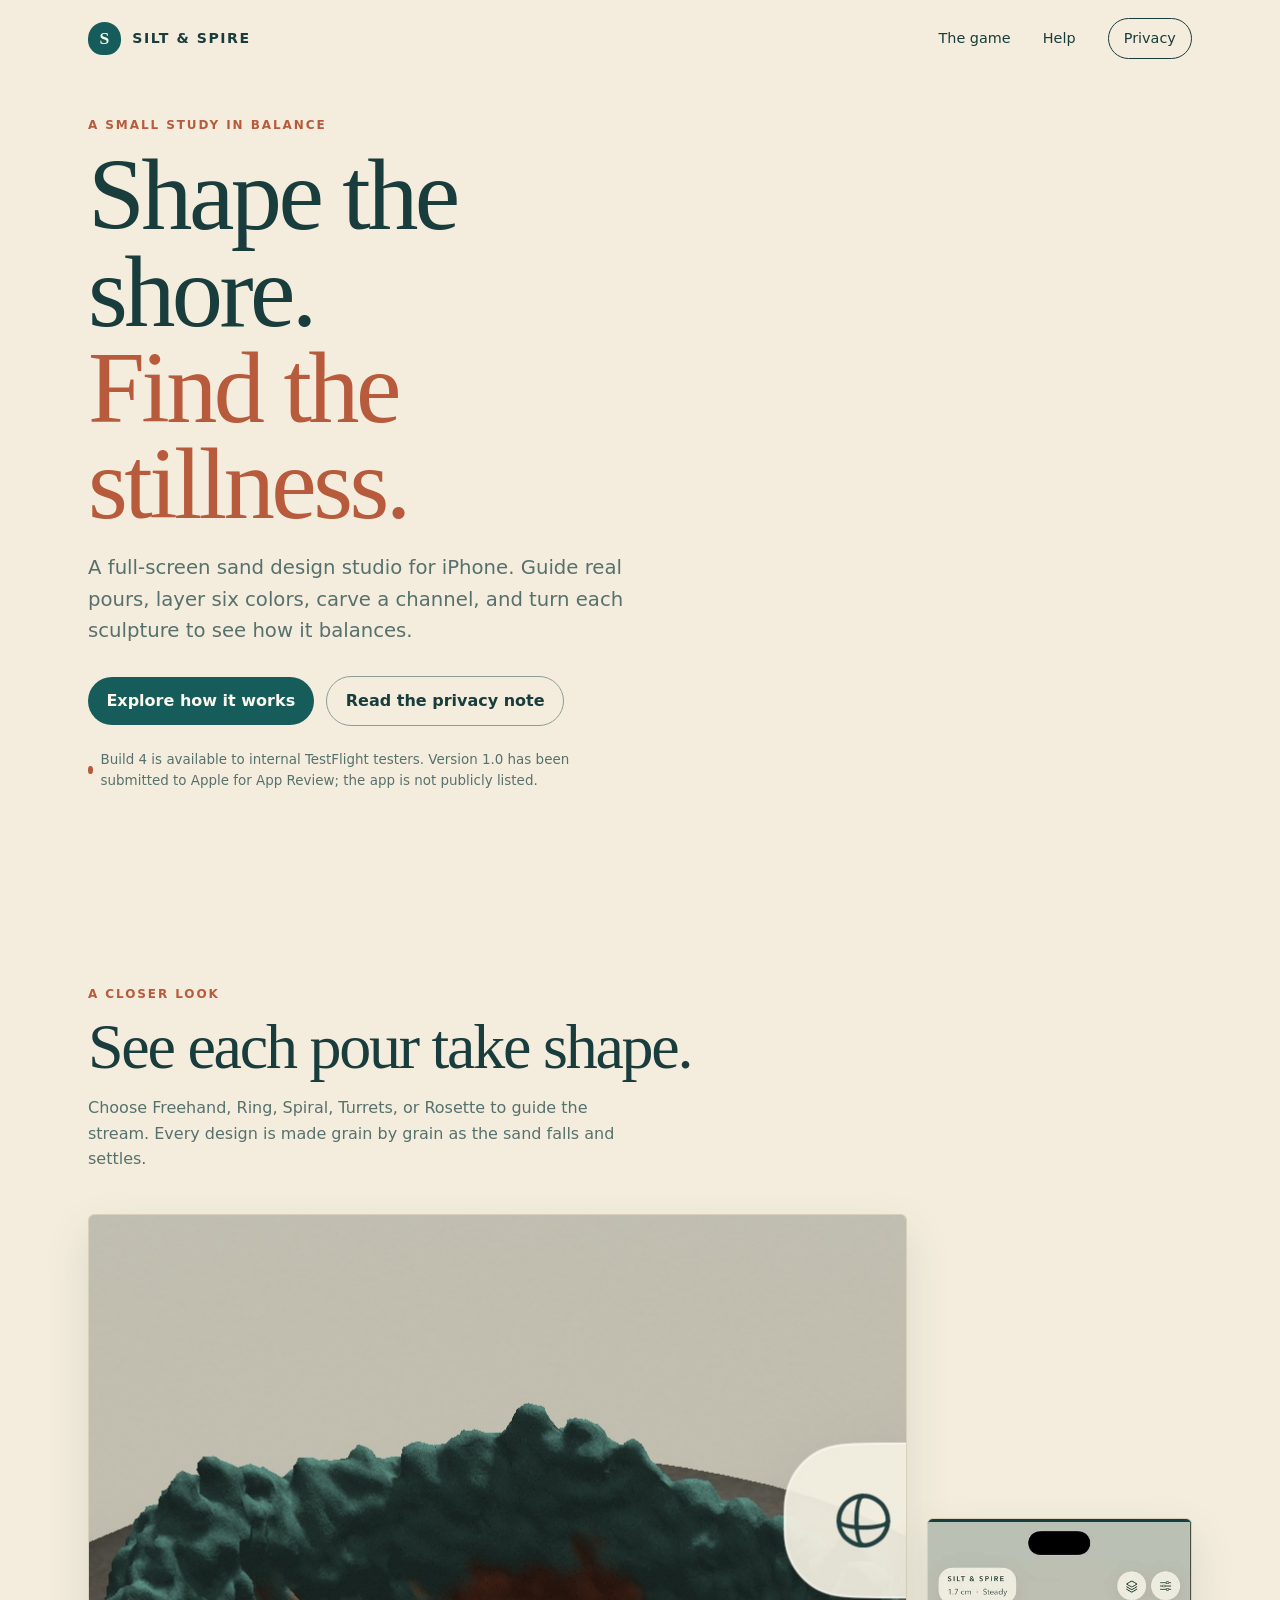
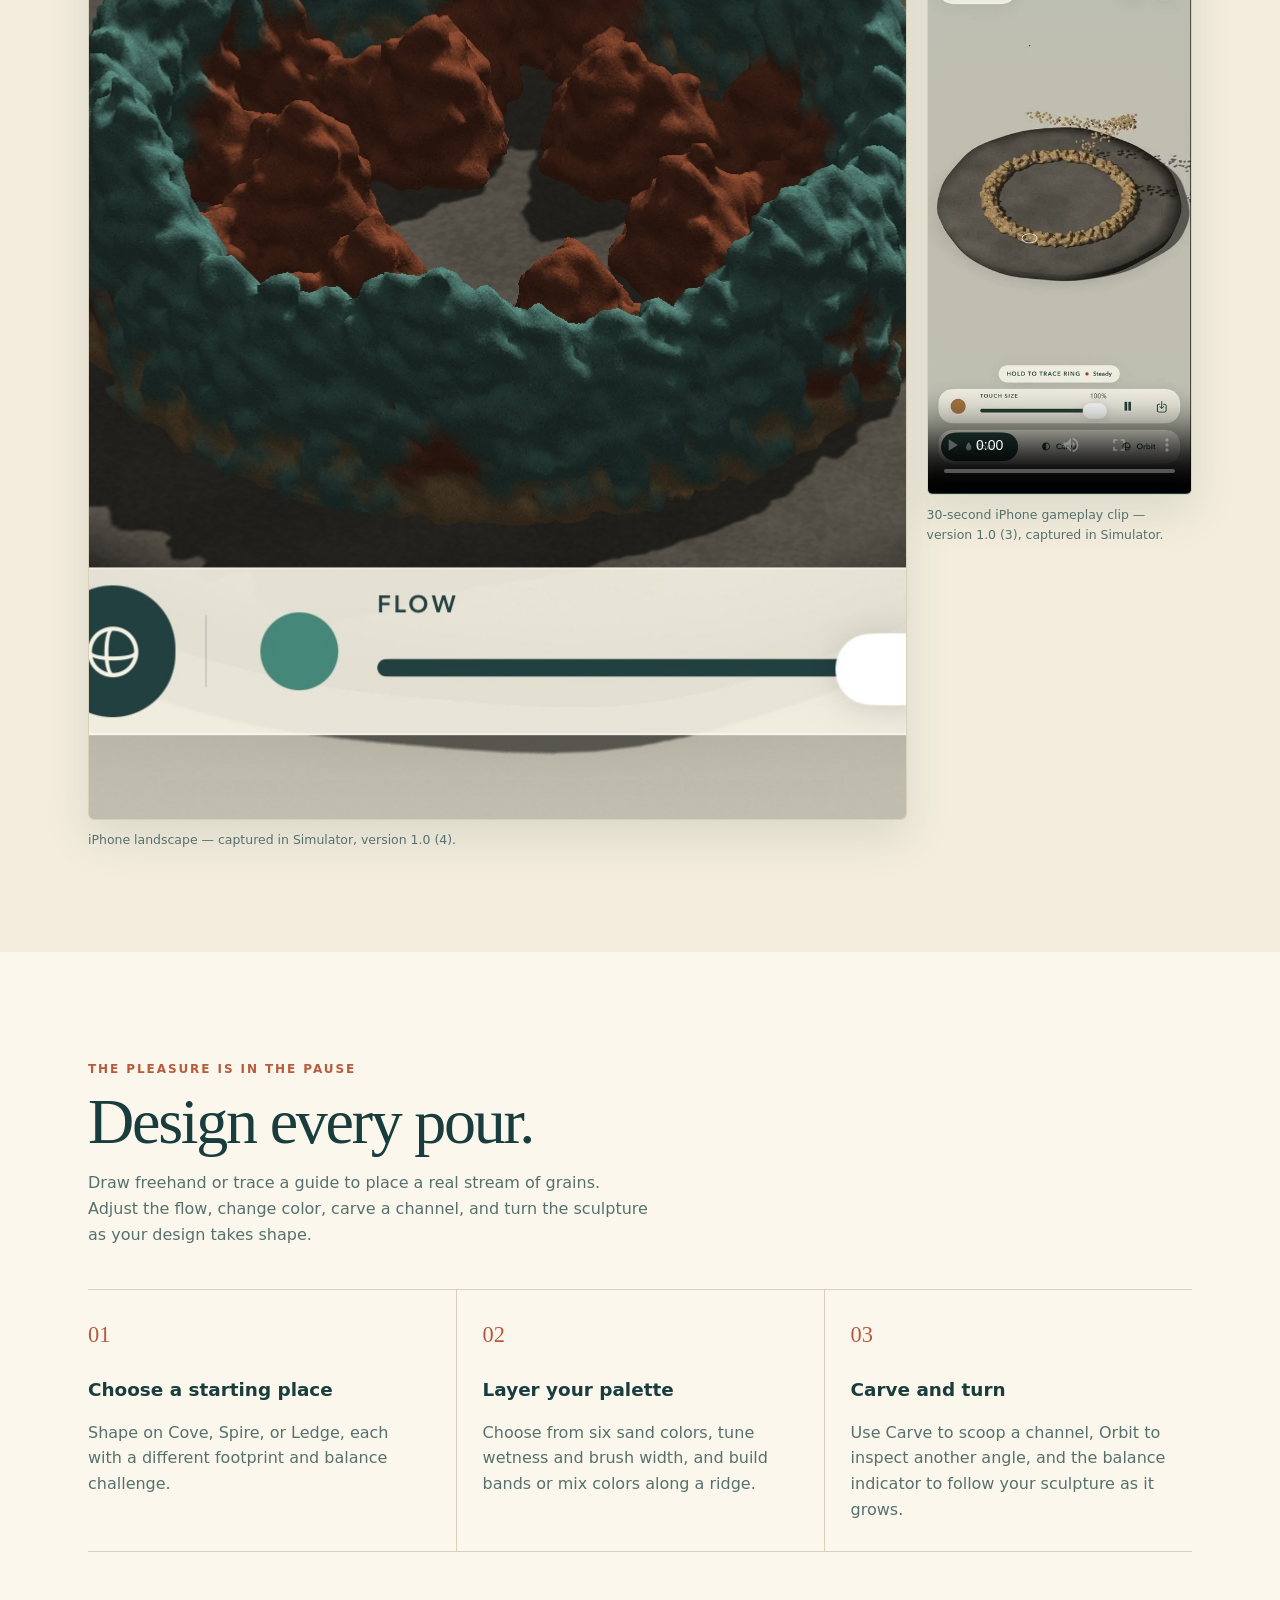
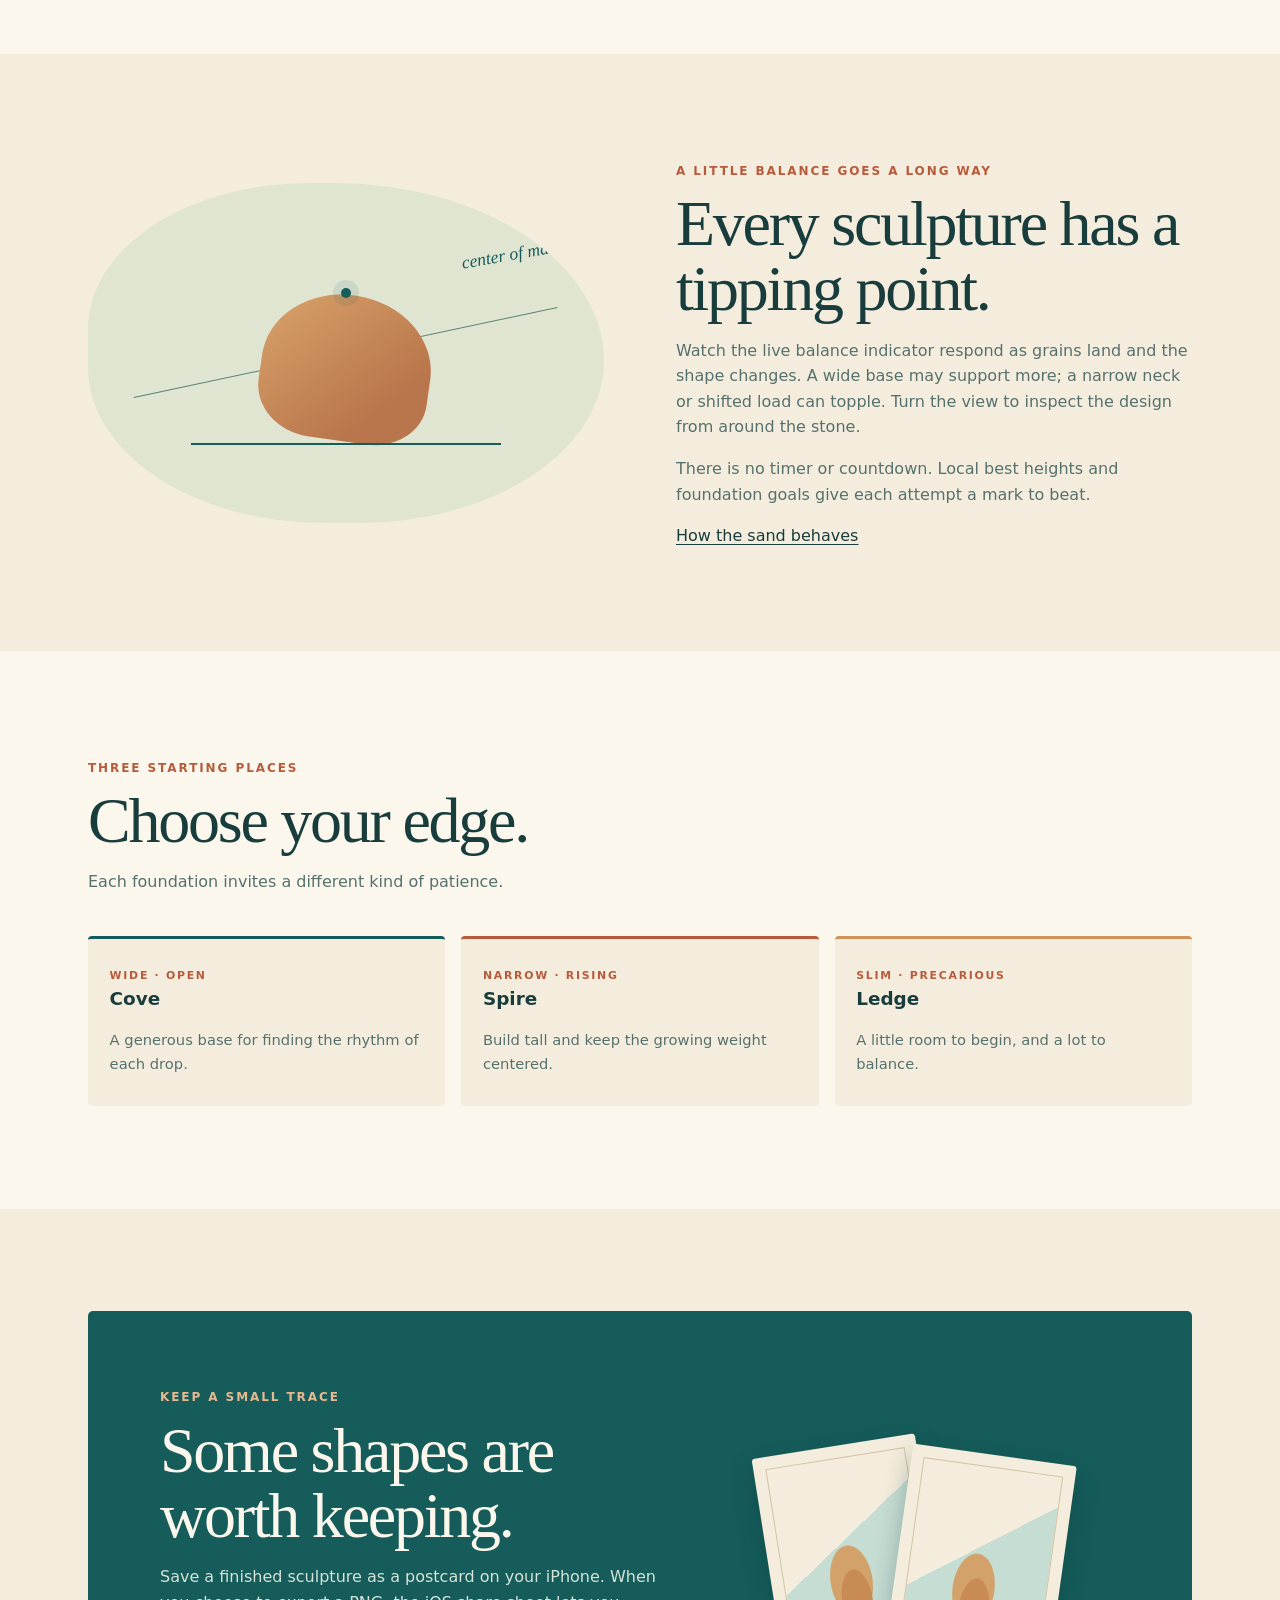
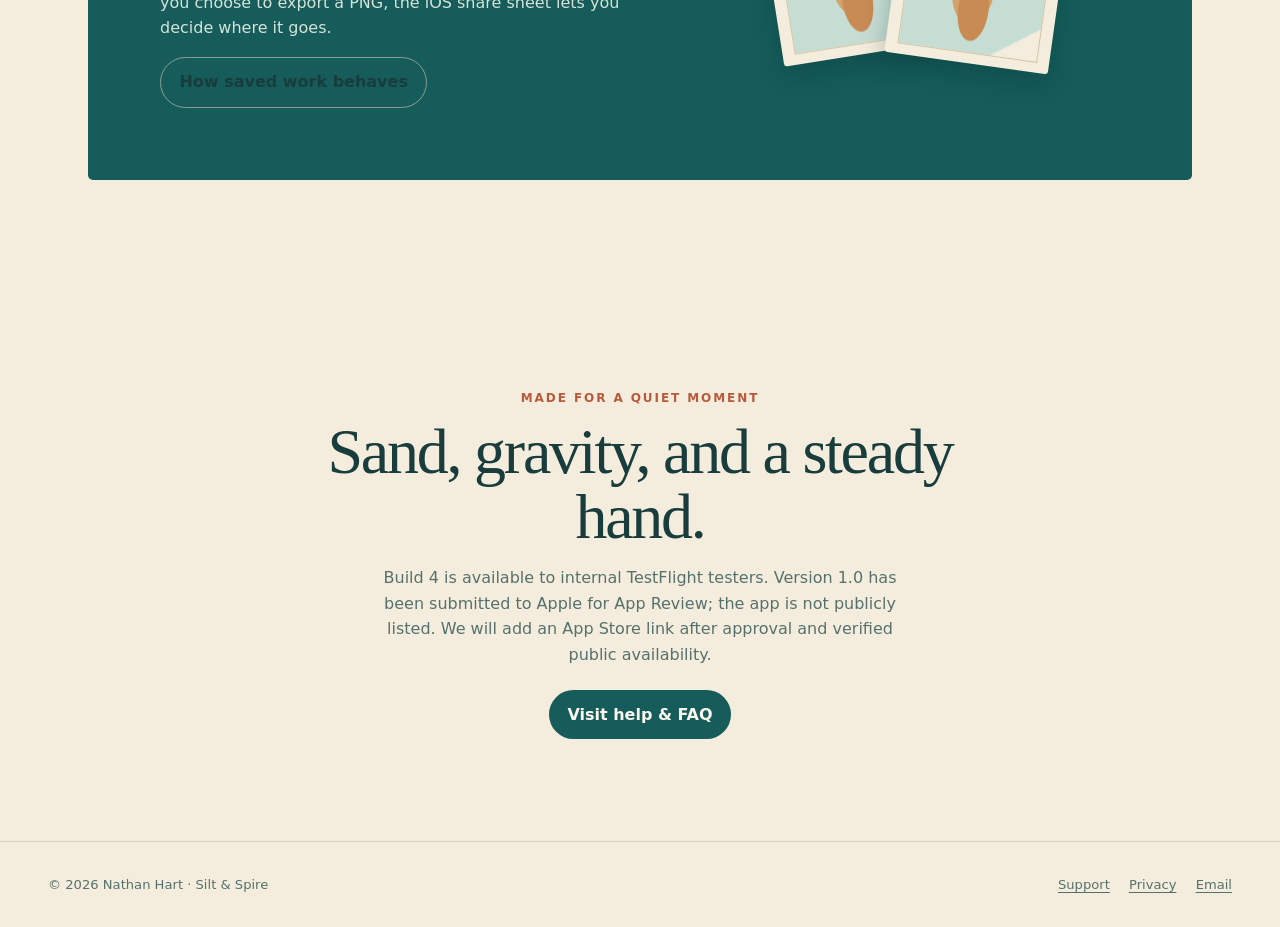
<file: index.html>
<!doctype html>
<html lang="en">
<head>
  <meta charset="utf-8">
  <meta name="viewport" content="width=device-width, initial-scale=1">
  <meta name="theme-color" content="#f4eddd">
  <meta name="description" content="Silt & Spire is a quiet iPhone game about pouring wet sand into sculptures and finding the balance to make them stand.">
  <title>Silt &amp; Spire — Shape the shore, find the balance</title>
  <link rel="stylesheet" href="styles.css">
</head>
<body>
  <a class="skip-link" href="#main">Skip to content</a>
  <header class="site-header">
    <a class="brand" href="index.html" aria-label="Silt & Spire home"><span class="brand-mark" aria-hidden="true">S</span><span>Silt &amp; Spire</span></a>
    <nav class="nav" aria-label="Main navigation">
      <a href="#how-it-works">The game</a>
      <a href="support.html">Help</a>
      <a class="nav-cta" href="privacy.html">Privacy</a>
    </nav>
  </header>
  <main id="main">
    <section class="hero wrap" aria-labelledby="hero-title">
      <div class="hero-copy">
        <span class="eyebrow">A small study in balance</span>
        <h1 id="hero-title">Shape the shore.<br><em>Find the stillness.</em></h1>
        <p class="lede">A full-screen sand design studio for iPhone. Guide real pours, layer six colors, carve a channel, and turn each sculpture to see how it balances.</p>
        <div class="actions"><a class="button" href="support.html">Explore how it works</a><a class="button secondary" href="privacy.html">Read the privacy note</a></div>
        <p class="prelaunch">Build 4 is available to internal TestFlight testers. Version 1.0 has been submitted to Apple for App Review; the app is not publicly listed.</p>
      </div>
    </section>

    <section class="section gameplay-section" id="gameplay" aria-labelledby="gameplay-title">
      <div class="wrap">
        <div class="section-intro">
          <span class="eyebrow">A closer look</span>
          <h2 id="gameplay-title">See each pour take shape.</h2>
          <p>Choose Freehand, Ring, Spiral, Turrets, or Rosette to guide the stream. Every design is made grain by grain as the sand falls and settles.</p>
        </div>
        <div class="gameplay-media">
          <figure class="media-frame">
            <img src="assets/silt-and-spire-build4-iphone-orbit.jpg" alt="Landscape iPhone Simulator capture of Silt &amp; Spire version 1.0 build 4: a teal sand ring around terracotta towers on the Cove foundation, with the VIEW, zoom, reset, balance, and Flow controls visible." width="2622" height="1206" loading="lazy">
            <figcaption>iPhone landscape — captured in Simulator, version 1.0 (4).</figcaption>
          </figure>
          <figure class="media-frame video-frame">
            <video controls playsinline preload="metadata" poster="assets/silt-and-spire-pouring-poster.jpg" title="Silt & Spire gameplay: pouring fine grains and watching the sculpture balance">
              <source src="assets/silt-and-spire-pouring.mp4" type="video/mp4">
              Your browser does not support HTML video. Contact support for help accessing the gameplay clip.
            </video>
            <figcaption>30-second iPhone gameplay clip — version 1.0 (3), captured in Simulator.</figcaption>
          </figure>
        </div>
      </div>
    </section>

    <section id="how-it-works" class="section paper-section">
      <div class="wrap">
        <div class="section-intro">
          <span class="eyebrow">The pleasure is in the pause</span>
          <h2>Design every pour.</h2>
          <p>Draw freehand or trace a guide to place a real stream of grains. Adjust the flow, change color, carve a channel, and turn the sculpture as your design takes shape.</p>
        </div>
        <div class="feature-grid">
          <article class="feature"><span class="number">01</span><h3>Choose a starting place</h3><p>Shape on Cove, Spire, or Ledge, each with a different footprint and balance challenge.</p></article>
          <article class="feature"><span class="number">02</span><h3>Layer your palette</h3><p>Choose from six sand colors, tune wetness and brush width, and build bands or mix colors along a ridge.</p></article>
          <article class="feature"><span class="number">03</span><h3>Carve and turn</h3><p>Use Carve to scoop a channel, Orbit to inspect another angle, and the balance indicator to follow your sculpture as it grows.</p></article>
        </div>
      </div>
    </section>

    <section class="section wrap">
      <div class="physics">
        <div class="physics-art" role="img" aria-label="Illustration showing the center of mass above a sand pile and a sloped balance line"><div class="physics-pile"></div><div class="physics-dot"></div><span class="physics-label">center of mass</span></div>
        <div class="physics-copy"><span class="eyebrow">A little balance goes a long way</span><h2>Every sculpture has a tipping point.</h2><p>Watch the live balance indicator respond as grains land and the shape changes. A wide base may support more; a narrow neck or shifted load can topple. Turn the view to inspect the design from around the stone.</p><p>There is no timer or countdown. Local best heights and foundation goals give each attempt a mark to beat.</p><a href="support.html#sand-model">How the sand behaves</a></div>
      </div>
    </section>

    <section class="section paper-section">
      <div class="wrap">
        <div class="section-intro"><span class="eyebrow">Three starting places</span><h2>Choose your edge.</h2><p>Each foundation invites a different kind of patience.</p></div>
        <div class="foundations">
          <article class="foundation-card"><span class="eyebrow">Wide · open</span><h3>Cove</h3><p>A generous base for finding the rhythm of each drop.</p></article>
          <article class="foundation-card"><span class="eyebrow">Narrow · rising</span><h3>Spire</h3><p>Build tall and keep the growing weight centered.</p></article>
          <article class="foundation-card"><span class="eyebrow">Slim · precarious</span><h3>Ledge</h3><p>A little room to begin, and a lot to balance.</p></article>
        </div>
      </div>
    </section>

    <section class="section wrap">
      <div class="postcard">
        <div><span class="eyebrow">Keep a small trace</span><h2>Some shapes are worth keeping.</h2><p>Save a finished sculpture as a postcard on your iPhone. When you choose to export a PNG, the iOS share sheet lets you decide where it goes.</p><a class="button secondary" href="support.html#saved-work">How saved work behaves</a></div>
        <div class="card-stack" role="img" aria-label="Two postcard illustrations with miniature sand sculptures"><div class="postcard-visual one"></div><div class="postcard-visual two"></div></div>
      </div>
    </section>

    <section class="section wrap">
      <div class="final-cta"><span class="eyebrow">Made for a quiet moment</span><h2>Sand, gravity, and a steady hand.</h2><p>Build 4 is available to internal TestFlight testers. Version 1.0 has been submitted to Apple for App Review; the app is not publicly listed. We will add an App Store link after approval and verified public availability.</p><a class="button" href="support.html">Visit help &amp; FAQ</a></div>
    </section>
  </main>
  <footer class="site-footer"><div class="footer-inner"><span>© 2026 Nathan Hart · Silt &amp; Spire</span><nav class="footer-links" aria-label="Footer navigation"><a href="support.html">Support</a><a href="privacy.html">Privacy</a><a href="mailto:nahart86@gmail.com">Email</a></nav></div></footer>
</body>
</html>
</file>
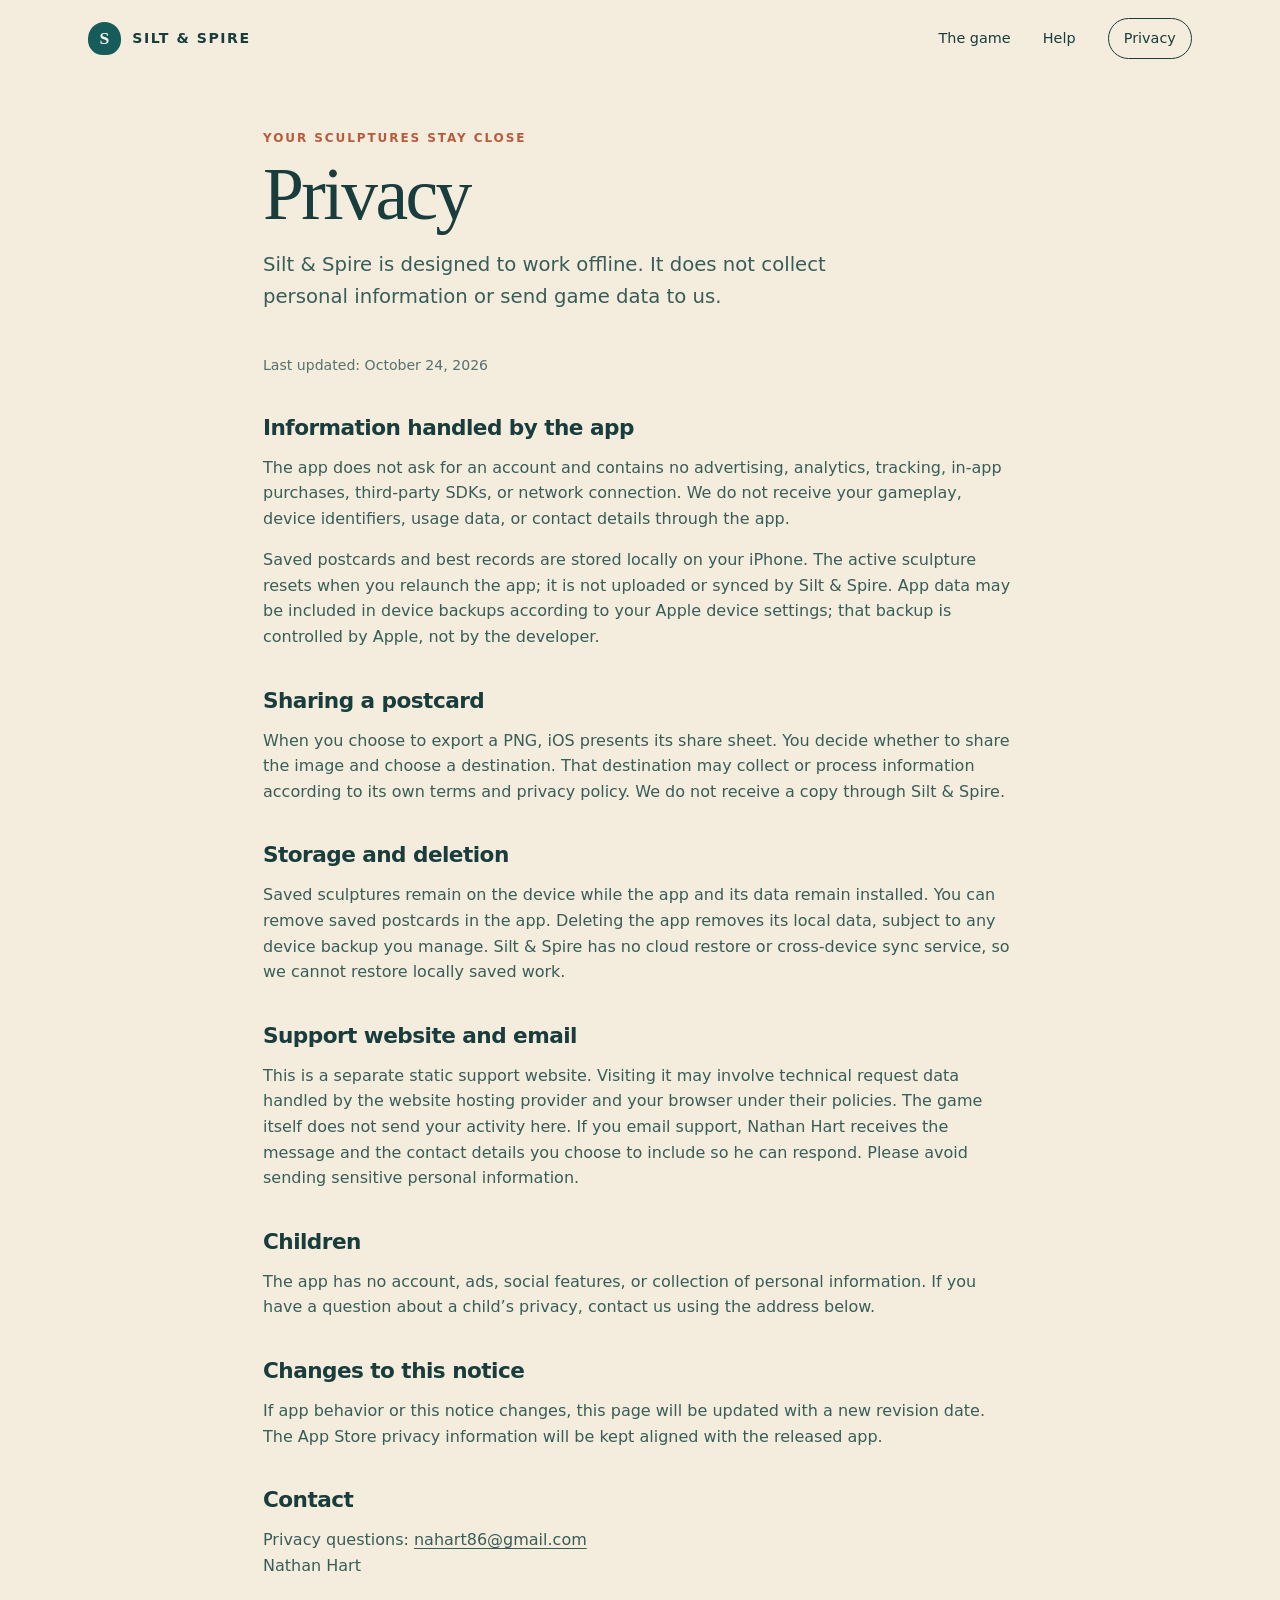
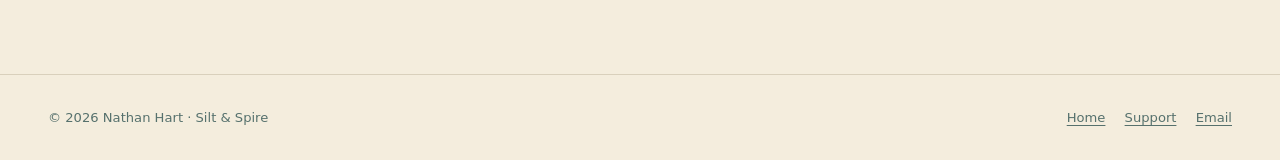
<file: privacy.html>
<!doctype html>
<html lang="en">
<head>
  <meta charset="utf-8">
  <meta name="viewport" content="width=device-width, initial-scale=1">
  <meta name="theme-color" content="#f4eddd">
  <meta name="description" content="Privacy information for Silt & Spire. The iPhone game works offline and keeps sculptures on your device.">
  <title>Privacy — Silt &amp; Spire</title>
  <link rel="stylesheet" href="styles.css">
</head>
<body>
  <a class="skip-link" href="#main">Skip to content</a>
  <header class="site-header">
    <a class="brand" href="index.html"><span class="brand-mark" aria-hidden="true">S</span><span>Silt &amp; Spire</span></a>
    <nav class="nav" aria-label="Main navigation"><a href="index.html">The game</a><a href="support.html">Help</a><a class="nav-cta" href="privacy.html" aria-current="page">Privacy</a></nav>
  </header>
  <main id="main" class="wrap document">
    <span class="eyebrow">Your sculptures stay close</span>
    <h1>Privacy</h1>
    <p class="lede">Silt &amp; Spire is designed to work offline. It does not collect personal information or send game data to us.</p>
    <p class="updated">Last updated: October 24, 2026</p>

    <h2>Information handled by the app</h2>
    <p>The app does not ask for an account and contains no advertising, analytics, tracking, in-app purchases, third-party SDKs, or network connection. We do not receive your gameplay, device identifiers, usage data, or contact details through the app.</p>
    <p>Saved postcards and best records are stored locally on your iPhone. The active sculpture resets when you relaunch the app; it is not uploaded or synced by Silt &amp; Spire. App data may be included in device backups according to your Apple device settings; that backup is controlled by Apple, not by the developer.</p>

    <h2>Sharing a postcard</h2>
    <p>When you choose to export a PNG, iOS presents its share sheet. You decide whether to share the image and choose a destination. That destination may collect or process information according to its own terms and privacy policy. We do not receive a copy through Silt &amp; Spire.</p>

    <h2>Storage and deletion</h2>
    <p>Saved sculptures remain on the device while the app and its data remain installed. You can remove saved postcards in the app. Deleting the app removes its local data, subject to any device backup you manage. Silt &amp; Spire has no cloud restore or cross-device sync service, so we cannot restore locally saved work.</p>

    <h2>Support website and email</h2>
    <p>This is a separate static support website. Visiting it may involve technical request data handled by the website hosting provider and your browser under their policies. The game itself does not send your activity here. If you email support, Nathan Hart receives the message and the contact details you choose to include so he can respond. Please avoid sending sensitive personal information.</p>

    <h2>Children</h2>
    <p>The app has no account, ads, social features, or collection of personal information. If you have a question about a child’s privacy, contact us using the address below.</p>

    <h2>Changes to this notice</h2>
    <p>If app behavior or this notice changes, this page will be updated with a new revision date. The App Store privacy information will be kept aligned with the released app.</p>

    <h2>Contact</h2>
    <p>Privacy questions: <a href="mailto:nahart86@gmail.com">nahart86@gmail.com</a><br>Nathan Hart</p>
  </main>
  <footer class="site-footer"><div class="footer-inner"><span>© 2026 Nathan Hart · Silt &amp; Spire</span><nav class="footer-links" aria-label="Footer navigation"><a href="index.html">Home</a><a href="support.html">Support</a><a href="mailto:nahart86@gmail.com">Email</a></nav></div></footer>
</body>
</html>
</file>
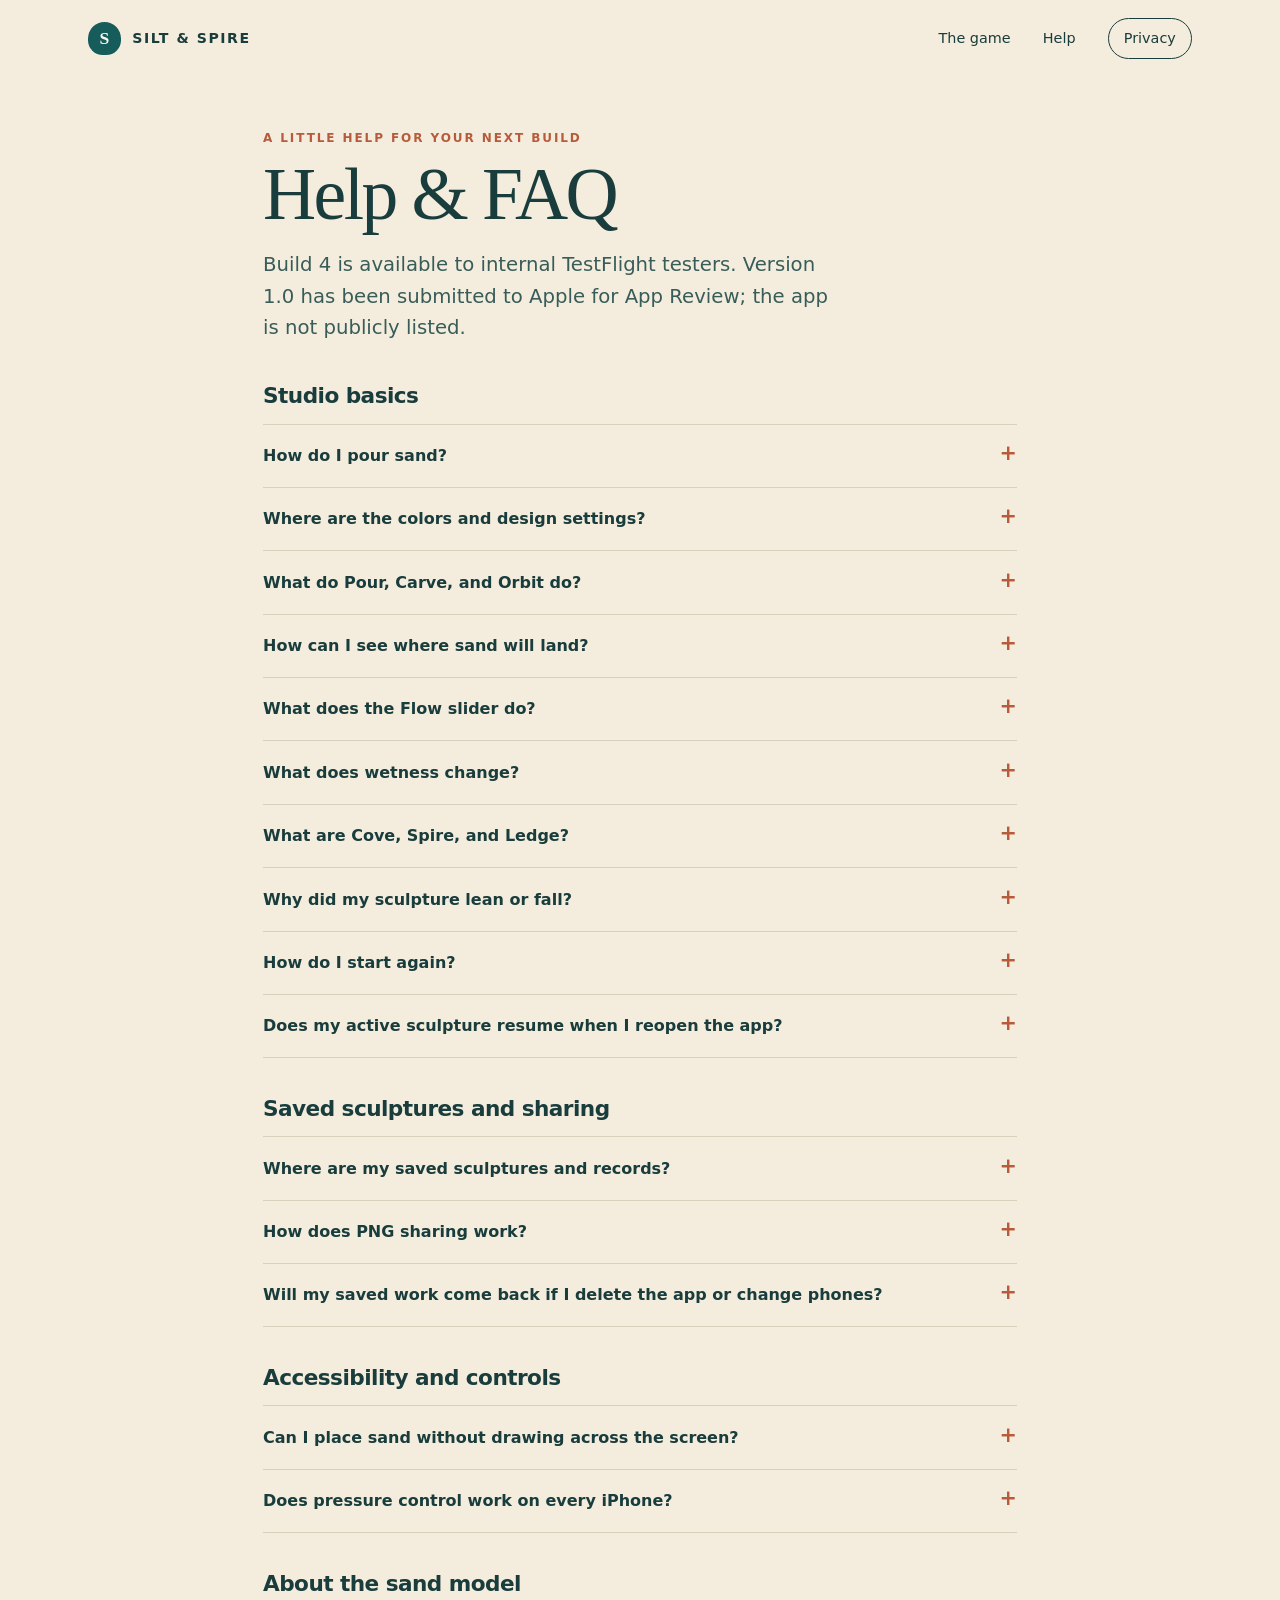
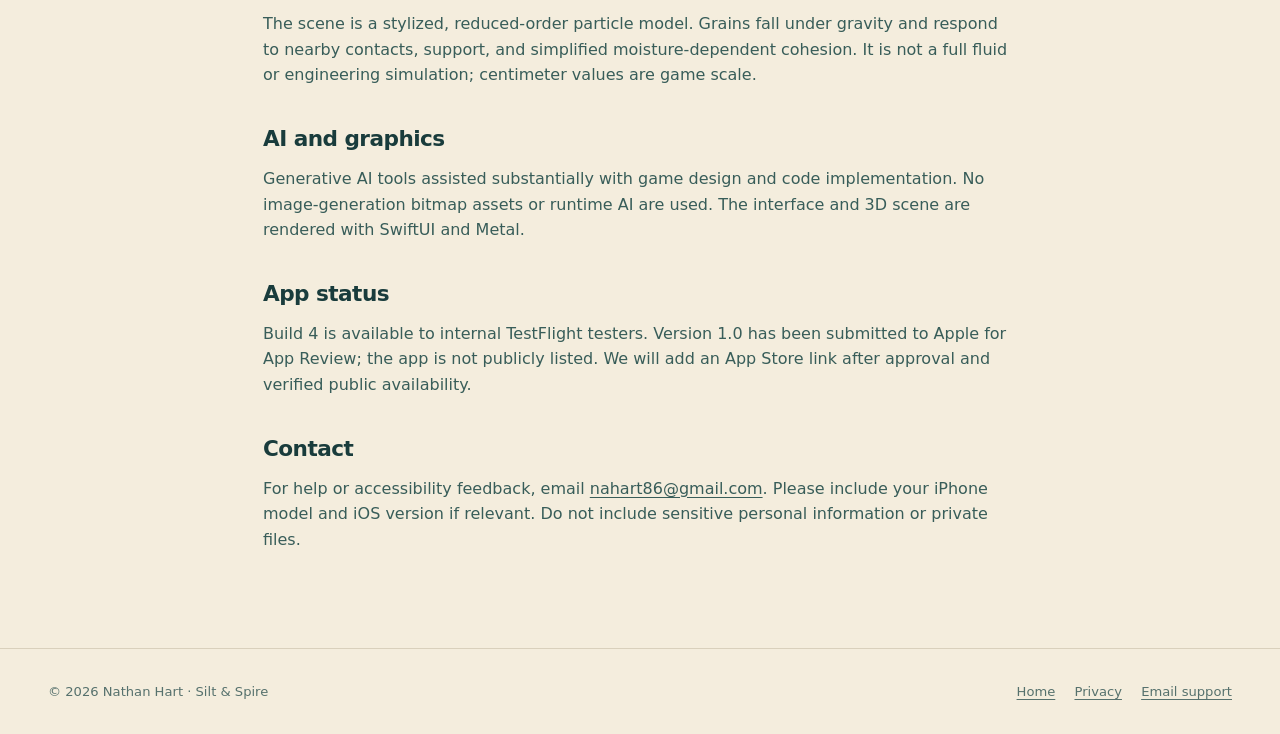
<file: support.html>
<!doctype html>
<html lang="en">
<head>
  <meta charset="utf-8">
  <meta name="viewport" content="width=device-width, initial-scale=1">
  <meta name="theme-color" content="#f4eddd">
  <meta name="description" content="Help and frequently asked questions for Silt & Spire, a fine-grain wet-sand sculpture game for iPhone.">
  <title>Help &amp; FAQ — Silt &amp; Spire</title>
  <link rel="stylesheet" href="styles.css">
</head>
<body>
  <a class="skip-link" href="#main">Skip to content</a>
  <header class="site-header">
    <a class="brand" href="index.html"><span class="brand-mark" aria-hidden="true">S</span><span>Silt &amp; Spire</span></a>
    <nav class="nav" aria-label="Main navigation"><a href="index.html">The game</a><a href="support.html" aria-current="page">Help</a><a class="nav-cta" href="privacy.html">Privacy</a></nav>
  </header>
  <main id="main" class="wrap document">
    <span class="eyebrow">A little help for your next build</span>
    <h1>Help &amp; FAQ</h1>
    <p class="lede">Build 4 is available to internal TestFlight testers. Version 1.0 has been submitted to Apple for App Review; the app is not publicly listed.</p>

    <h2>Studio basics</h2>
    <div class="faq">
      <details><summary>How do I pour sand?</summary><p>Draw on the stone to guide a stream. In Studio menu, choose Freehand for direct placement or select Ring, Spiral, Turrets, or Rosette in Design. Hold and drag to pour; release to stop. A design guide steers where grains land—it does not place a finished shape.</p></details>
      <details><summary>Where are the colors and design settings?</summary><p>Open Studio menu and choose Sand, Design, or Tools. Sand has six colors—Dune, Ivory, Clay, Basalt, Sea glass, and Rose—plus wetness and brush width. A grain keeps the color it had when poured, so you can layer colors into bands or patterns.</p></details>
      <details><summary>What do Pour, Carve, and Orbit do?</summary><p>Pour adds grains using your selected placement or design guide. Carve scoops sand from a stroke to make channels and grooves. Orbit lets you drag to turn and tilt the camera around your sculpture without adding sand.</p></details>
      <details><summary>How can I see where sand will land?</summary><p>The landing ring appears above your finger, while the brush outline sits on the sand and the dotted path shows the falling stream. Use the always-visible VIEW control to drag left or right to turn the camera and up or down to tilt it. The adjacent magnifying glass buttons zoom in and out, and the curved arrow resets the view. Camera controls keep your selected tool and landing point.</p></details>
      <details><summary>What does the Flow slider do?</summary><p>Flow controls the amount of sand emitted during a pour on every device. On hardware that reports touch force, pressing harder can also adjust the stream. Otherwise, the game estimates changes from finger contact size; this is not measured pressure. The Flow slider remains available either way.</p></details>
      <details><summary>What does wetness change?</summary><p>Wetness is a relative game control for the simplified grain-spreading and cohesion rules. Dry sand spreads more, a damp mix can hold steeper forms, and runny sand slumps more easily. It is not a measured water percentage.</p></details>
      <details><summary>What are Cove, Spire, and Ledge?</summary><p>They are three foundations with different widths. Cove is broad, Spire is narrower, and Ledge is the most constrained. Each gives the same sand a different balance challenge.</p></details>
      <details><summary>Why did my sculpture lean or fall?</summary><p>The balance indicator reflects support as the sculpture grows. Added weight can settle and compact grains below it; a shifted load or narrow section can lose support and topple. Best heights are stored locally, not on an online leaderboard.</p></details>
      <details><summary>How do I start again?</summary><p>Choose New sculpture in Studio menu and confirm. The active sculpture clears, while saved studies and local best heights stay on your device. A topple ends the current attempt; start a fresh sculpture to try another design.</p></details>
      <details><summary>Does my active sculpture resume when I reopen the app?</summary><p>No. Relaunching starts a new sculpture. Your saved studies and best local records remain available from the shelf.</p></details>
    </div>

    <h2 id="saved-work">Saved sculptures and sharing</h2>
    <div class="faq">
      <details><summary>Where are my saved sculptures and records?</summary><p>They are stored on this iPhone in the app’s local storage. There is no account, server, cloud sync, or remote leaderboard. You can save a sculpture as a postcard and view or remove postcards from your shelf.</p></details>
      <details><summary>How does PNG sharing work?</summary><p>Choose to export a postcard and iOS opens its share sheet. You choose whether to share and which destination to use. A destination you select may handle the image under its own privacy terms.</p></details>
      <details><summary>Will my saved work come back if I delete the app or change phones?</summary><p>Saved work is kept locally and is not synced or backed up by Silt &amp; Spire. Deleting the app removes its local data. We do not provide a restore service or guarantee that app data will transfer to another device.</p></details>
    </div>

    <h2>Accessibility and controls</h2>
    <div class="faq">
      <details><summary>Can I place sand without drawing across the screen?</summary><p>Yes. Open Studio menu → Tools and use the left/right and front/back placement sliders, then tap Add a pinch for a small pour. Flow, wetness, and brush width are adjustable controls; labeled controls and sliders support VoiceOver.</p></details>
      <details><summary>Does pressure control work on every iPhone?</summary><p>No. Touch force is available only when the device and input report it. On other screens, changes in finger contact size are used as an estimate, not measured pressure. The Flow slider works on every device.</p></details>
    </div>

    <h2 id="sand-model">About the sand model</h2>
    <p>The scene is a stylized, reduced-order particle model. Grains fall under gravity and respond to nearby contacts, support, and simplified moisture-dependent cohesion. It is not a full fluid or engineering simulation; centimeter values are game scale.</p>

    <h2>AI and graphics</h2>
    <p>Generative AI tools assisted substantially with game design and code implementation. No image-generation bitmap assets or runtime AI are used. The interface and 3D scene are rendered with SwiftUI and Metal.</p>

    <h2>App status</h2>
    <p>Build 4 is available to internal TestFlight testers. Version 1.0 has been submitted to Apple for App Review; the app is not publicly listed. We will add an App Store link after approval and verified public availability.</p>
    <h2>Contact</h2>
    <p>For help or accessibility feedback, email <a href="mailto:nahart86@gmail.com">nahart86@gmail.com</a>. Please include your iPhone model and iOS version if relevant. Do not include sensitive personal information or private files.</p>
  </main>
  <footer class="site-footer"><div class="footer-inner"><span>© 2026 Nathan Hart · Silt &amp; Spire</span><nav class="footer-links" aria-label="Footer navigation"><a href="index.html">Home</a><a href="privacy.html">Privacy</a><a href="mailto:nahart86@gmail.com">Email support</a></nav></div></footer>
</body>
</html>
</file>
<file: styles.css>
:root {
  color-scheme: light;
  --cream: #f4eddd;
  --paper: #fbf7ed;
  --ink: #193c3c;
  --muted: #56716d;
  --teal: #155c5a;
  --teal-light: #c8ded3;
  --terracotta: #b75b3c;
  --sand: #cf9258;
  --line: #d9d0bc;
  --serif: Georgia, "Times New Roman", serif;
  --sans: ui-sans-serif, system-ui, -apple-system, BlinkMacSystemFont, "Segoe UI", sans-serif;
}
* { box-sizing: border-box; }
html { scroll-behavior: smooth; }
body { margin: 0; background: var(--cream); color: var(--ink); font-family: var(--sans); line-height: 1.6; }
a { color: inherit; text-underline-offset: .2em; }
a:hover { color: var(--terracotta); }
:focus-visible { outline: 3px solid #bd6a45; outline-offset: 4px; border-radius: 3px; }
.skip-link { position: absolute; left: -9999px; top: 1rem; z-index: 9; background: var(--paper); padding: .7rem 1rem; }
.skip-link:focus { left: 1rem; }
.site-header { max-width: 1200px; margin: 0 auto; padding: 1.1rem clamp(1.25rem, 4vw, 3rem); display: flex; align-items: center; justify-content: space-between; gap: 1rem; }
.brand { display: inline-flex; align-items: center; gap: .7rem; text-decoration: none; font-size: .88rem; font-weight: 750; letter-spacing: .11em; text-transform: uppercase; }
.brand-mark { width: 33px; height: 33px; display: inline-grid; place-items: center; color: var(--paper); background: var(--teal); border-radius: 50% 50% 45% 45%; font-family: var(--serif); font-size: 1.1rem; letter-spacing: 0; }
.nav { display: flex; gap: clamp(.8rem, 2.5vw, 2rem); align-items: center; font-size: .9rem; }
.nav a { text-decoration: none; }
.nav .nav-cta { border: 1px solid var(--ink); border-radius: 99px; padding: .5rem .95rem; }
main { overflow: hidden; }
.wrap { max-width: 1200px; margin: auto; padding: 0 clamp(1.25rem, 4vw, 3rem); }
.eyebrow { color: var(--terracotta); font-size: .75rem; font-weight: 800; letter-spacing: .16em; text-transform: uppercase; }
h1, h2, h3, p { margin-top: 0; }
h1, h2, .serif { font-family: var(--serif); font-weight: 500; letter-spacing: -.035em; }
h1 { font-size: clamp(3.25rem, 8vw, 6.9rem); line-height: .94; max-width: 760px; margin: .65rem 0 1.25rem; }
h2 { font-size: clamp(2.3rem, 5vw, 4.1rem); line-height: 1.02; margin: .55rem 0 1rem; }
h3 { font-size: 1.15rem; line-height: 1.25; }
.lede { max-width: 580px; font-size: clamp(1.05rem, 2vw, 1.23rem); color: var(--muted); }
.hero { min-height: 600px; display: grid; grid-template-columns: 1.03fr .97fr; align-items: center; gap: 2rem; padding-top: 2.2rem; padding-bottom: 4.5rem; }
.hero-copy { position: relative; z-index: 1; }
.hero-copy em { color: var(--terracotta); font-style: normal; }
.actions { display: flex; flex-wrap: wrap; gap: .8rem; margin-top: 1.8rem; align-items: center; }
.button { display: inline-flex; min-height: 48px; align-items: center; justify-content: center; padding: .72rem 1.15rem; border-radius: 99px; background: var(--teal); color: var(--paper); font-weight: 700; text-decoration: none; }
.button:hover { background: #0d4847; color: #fff; }
.button.secondary { background: transparent; color: var(--ink); border: 1px solid #8c9e93; }
.prelaunch { display: inline-flex; gap: .5rem; align-items: center; color: var(--muted); font-size: .84rem; margin-top: 1.4rem; }
.prelaunch::before { content: ""; width: .48rem; height: .48rem; border-radius: 50%; background: var(--terracotta); }
.gameplay-media { display: grid; grid-template-columns: 1.42fr .46fr; gap: 1.2rem; align-items: center; }
.media-frame { min-width: 0; margin: 0; }
.media-frame img, .media-frame video { display: block; width: 100%; border: 1px solid var(--line); border-radius: 6px; background: #173f3e; box-shadow: 0 18px 45px #244f4620; }
.media-frame img { aspect-ratio: 2622 / 1206; object-fit: cover; }
.video-frame { display: flex; flex-direction: column; align-items: center; }
.media-frame video { width: min(100%, 265px); aspect-ratio: 720 / 1566; height: auto; object-fit: contain; }
.media-frame figcaption { margin-top: .65rem; color: var(--muted); font-size: .78rem; }
.media-art, .media-pending { min-height: 280px; aspect-ratio: 1.414 / 1; position: relative; overflow: hidden; border: 1px solid var(--line); border-radius: 6px; background: radial-gradient(ellipse at 51% 43%, #c5ded3 0, #a7c9bd 47%, #6e9d90 100%); box-shadow: 0 18px 45px #244f4620; }
.media-sky { position: absolute; inset: 0 0 31%; background: linear-gradient(160deg, #dce6d5 0, #aacbc0 72%, #91b9aa 100%); }
.media-ground { position: absolute; left: -8%; right: -8%; bottom: -22%; height: 53%; border-radius: 50% 50% 0 0; background: radial-gradient(ellipse at 50% 0, #e2bb81 0 18%, #c68b55 52%, #a96943 100%); }
.media-tower { position: absolute; z-index: 1; left: 42%; bottom: 21%; width: 22%; height: 48%; border-radius: 46% 48% 38% 43% / 18% 20% 16% 19%; background: linear-gradient(105deg, #e6bf88, #c48b54 57%, #a96d43); filter: drop-shadow(8px 10px 7px #25483e38); transform: rotate(-4deg); }
.media-tower i, .media-tower b, .media-tower span { position: absolute; display: block; left: -20%; width: 143%; border-radius: 48%; background: linear-gradient(110deg, #e7c28b, #cb945c 75%, #b67b4c); }
.media-tower i { top: 22%; height: 28%; transform: rotate(6deg); }
.media-tower b { top: 48%; left: -28%; width: 150%; height: 24%; transform: rotate(-4deg); }
.media-tower span { top: 70%; left: -42%; width: 175%; height: 19%; }
.media-stream { position: absolute; z-index: 2; left: 54%; top: 8%; width: 5px; height: 28%; border-radius: 50%; background: linear-gradient(#d8ab70, #bf824e); transform: rotate(2deg); }
.media-grain { position: absolute; z-index: 3; width: 9px; height: 9px; border-radius: 50%; background: #d7a365; box-shadow: 0 2px 4px #344d4338; }
.grain-a { left: 54.3%; top: 34%; }.grain-b { left: 58%; top: 39%; width: 6px; height: 6px; }
.media-art-label { position: absolute; z-index: 3; left: 5%; bottom: 5%; color: #244843; font-size: .72rem; letter-spacing: .12em; text-transform: uppercase; }
.media-pending { display: flex; flex-direction: column; align-items: center; justify-content: center; gap: .6rem; padding: 2rem; text-align: center; color: var(--paper); background: radial-gradient(ellipse at 60% 35%, #3e7770, #173f3e 72%); }
.media-pending .eyebrow { color: #e8b991; }
.media-pending strong { max-width: 16ch; font: 500 clamp(1.5rem, 3vw, 2.3rem)/1.05 var(--serif); }
.media-pending > span:last-child { color: #d5e3d9; font-size: .86rem; }
.play-mark { display: grid; place-items: center; width: 44px; height: 44px; padding-left: 3px; border: 1px solid #d5e3d9aa; border-radius: 50%; color: #f4eddd; font-size: .85rem; }
.art-stage { position: relative; min-height: 460px; display: grid; place-items: center; isolation: isolate; }
.art-stage::before { content: ""; position: absolute; width: min(100%, 490px); aspect-ratio: 1; border-radius: 50%; background: radial-gradient(circle at 44% 45%, #d8e6da 0%, #c6ddd3 55%, #c0d8cd 70%, transparent 71%); z-index: -2; }
.art-caption { position: absolute; bottom: 4%; right: 2%; color: var(--muted); font-size: .78rem; letter-spacing: .12em; text-transform: uppercase; }
.sand-sculpture { width: min(75%, 350px); height: 385px; position: relative; filter: drop-shadow(0 17px 11px #244f4630); }
.foundation { position: absolute; left: 10%; right: 10%; bottom: 8%; height: 28px; border-radius: 50%; background: linear-gradient(#b77845, #875538); box-shadow: 0 14px 0 -5px #254b43; }
.mound { position: absolute; bottom: 15%; left: 17%; width: 66%; height: 37%; background: linear-gradient(140deg, #dca86e 4%, #c17c4c 52%, #9d6341 100%); border-radius: 48% 52% 36% 42% / 65% 62% 28% 25%; transform: rotate(-3deg); }
.neck { position: absolute; bottom: 48%; left: 34%; width: 33%; height: 21%; border-radius: 43% 57% 38% 42% / 50% 55% 38% 44%; background: linear-gradient(110deg, #d8a16a, #b87548 74%, #a16740); transform: rotate(3deg); }
.crown { position: absolute; bottom: 67%; left: 23%; width: 55%; height: 17%; border-radius: 50% 50% 43% 40%; background: linear-gradient(130deg, #e1b477, #c88d57 72%, #ad7048); transform: rotate(-5deg); }
.grain { position: absolute; display: block; width: 24px; height: 22px; border-radius: 55%; background: linear-gradient(145deg, #e5bd84, #ba794c); box-shadow: inset -3px -3px 3px #85563838; }
.g1 { left: 22%; bottom: 29%; }.g2 { left: 41%; bottom: 38%; }.g3 { right: 24%; bottom: 26%; }.g4 { left: 31%; bottom: 70%; width: 17px; height: 15px; }.g5 { right: 29%; bottom: 53%; width: 20px; height: 18px; }
.balance-line { position: absolute; left: 50%; bottom: 15%; width: 1px; height: 76%; background: #fff5dc8f; }
.section { padding-top: 6.4rem; padding-bottom: 6.4rem; }
.section-intro { max-width: 650px; margin-bottom: 2.6rem; }
.section-intro p { color: var(--muted); max-width: 560px; }
.paper-section { background: var(--paper); }
.feature-grid { display: grid; grid-template-columns: repeat(3, 1fr); border-top: 1px solid var(--line); border-bottom: 1px solid var(--line); }
.feature { padding: 1.7rem 1.6rem 1.8rem 0; }
.feature + .feature { border-left: 1px solid var(--line); padding-left: 1.6rem; }
.feature .number { display: block; color: var(--terracotta); font-family: var(--serif); font-size: 1.4rem; margin-bottom: 1.6rem; }
.feature p { max-width: 320px; color: var(--muted); margin-bottom: 0; }
.physics { display: grid; grid-template-columns: 1fr 1fr; gap: 4.5rem; align-items: center; }
.physics-art { min-height: 340px; border-radius: 45% 55% 50% 48%; background: #e0e5d2; position: relative; display: grid; place-items: center; overflow: hidden; }
.physics-art::before { content: ""; position: absolute; width: 84%; height: 1px; background: #5a8275; transform: rotate(-12deg); }
.physics-art::after { content: ""; position: absolute; bottom: 23%; width: 60%; height: 2px; background: var(--teal); }
.physics-pile { position: absolute; bottom: 24%; width: 33%; height: 43%; border-radius: 49% 50% 32% 34%; background: linear-gradient(135deg, #d9a36a, #b9754b 75%); transform: rotate(8deg); }
.physics-dot { position: absolute; z-index: 1; width: 10px; height: 10px; background: var(--teal); border-radius: 50%; left: 49%; top: 31%; box-shadow: 0 0 0 8px #155c5a1a; }
.physics-label { position: absolute; right: 8%; top: 18%; font: italic 1.1rem var(--serif); color: var(--teal); transform: rotate(-10deg); }
.physics-copy p { color: var(--muted); }
.foundations { display: grid; grid-template-columns: repeat(3, 1fr); gap: 1rem; }
.foundation-card { background: var(--cream); padding: 1.35rem; border-radius: 4px; min-height: 170px; border-top: 3px solid var(--teal); }
.foundation-card:nth-child(2) { border-color: var(--terracotta); }
.foundation-card:nth-child(3) { border-color: var(--sand); }
.foundation-card .eyebrow { font-size: .68rem; }
.foundation-card p { color: var(--muted); margin-bottom: 0; font-size: .92rem; }
.postcard { background: var(--teal); color: var(--paper); padding: clamp(2rem, 6vw, 4.5rem); border-radius: 5px; display: grid; grid-template-columns: 1.1fr .9fr; gap: 3rem; align-items: center; }
.postcard .eyebrow { color: #e8b991; }
.postcard p { color: #d5e3d9; max-width: 500px; }
.card-stack { min-height: 190px; position: relative; }
.postcard-visual { position: absolute; width: 165px; height: 210px; background: var(--cream); border-radius: 3px; box-shadow: 0 10px 25px #082e2d45; padding: 12px; }
.postcard-visual::before { content: ""; display: block; height: 100%; border: 1px solid #d3c4a6; background: radial-gradient(ellipse at 50% 77%, #c98b54 0 15%, transparent 16%), radial-gradient(ellipse at 48% 66%, #d2a26a 0 20%, transparent 21%), radial-gradient(ellipse at 50% 59%, #c1804b 0 12%, transparent 13%), linear-gradient(145deg, transparent 45%, #c6ddd3 45% 88%, transparent 89%); }
.postcard-visual.one { left: 14%; top: -5px; transform: rotate(-9deg); }
.postcard-visual.two { left: 46%; top: 4px; transform: rotate(8deg); }
.final-cta { text-align: center; max-width: 720px; margin: auto; }
.final-cta p { max-width: 540px; margin: 0 auto 1.4rem; color: var(--muted); }
.site-footer { border-top: 1px solid var(--line); padding: 2rem clamp(1.25rem, 4vw, 3rem); color: var(--muted); }
.footer-inner { max-width: 1200px; margin: auto; display: flex; flex-wrap: wrap; justify-content: space-between; gap: 1rem; align-items: center; font-size: .82rem; }
.footer-links { display: flex; gap: 1.2rem; }
.document { max-width: 850px; padding-top: 3rem; padding-bottom: 5rem; }
.document h1 { font-size: clamp(2.8rem, 6vw, 4.6rem); }
.document .lede { margin-bottom: 2.6rem; }
.document h2 { font-family: var(--sans); letter-spacing: -.025em; font-size: 1.35rem; font-weight: 750; margin-top: 2.5rem; }
.document p, .document li { color: #385d59; }
.document ul { padding-left: 1.2rem; }
.document .updated { color: var(--muted); font-size: .88rem; }
.faq { border-top: 1px solid var(--line); }
.faq details { border-bottom: 1px solid var(--line); padding: 1.15rem 0; }
.faq summary { cursor: pointer; font-weight: 700; list-style: none; display: flex; justify-content: space-between; gap: 1rem; }
.faq summary::-webkit-details-marker { display: none; }
.faq summary::after { content: "+"; color: var(--terracotta); font-size: 1.3rem; line-height: 1; }
.faq details[open] summary::after { content: "−"; }
.faq details p { max-width: 720px; padding-top: .8rem; margin-bottom: .2rem; }
@media (max-width: 760px) {
  .hero { grid-template-columns: 1fr; padding-top: 2rem; gap: 0; }
  .hero h1 { max-width: 560px; }
  .gameplay-media { grid-template-columns: 1fr; }
  .media-frame img { min-height: 0; }
  .art-stage { min-height: 390px; margin-top: -1rem; }
  .sand-sculpture { height: 320px; }
  .feature-grid { grid-template-columns: 1fr; }
  .feature, .feature + .feature { border-left: 0; padding: 1.35rem 0; }
  .feature + .feature { border-top: 1px solid var(--line); }
  .feature .number { margin-bottom: .65rem; }
  .physics, .postcard { grid-template-columns: 1fr; gap: 2rem; }
  .physics-art { min-height: 280px; }
  .foundations { grid-template-columns: 1fr; }
  .foundation-card { min-height: 0; }
  .section { padding-top: 4.6rem; padding-bottom: 4.6rem; }
  .postcard-visual { width: 135px; height: 175px; }
  .card-stack { min-height: 165px; }
}
@media (max-width: 470px) {
  .site-header { align-items: flex-start; }
  .brand { font-size: .74rem; }
  .nav { gap: .8rem; font-size: .8rem; }
  .nav .nav-cta { padding: .4rem .65rem; }
  .art-stage { min-height: 340px; }
  .sand-sculpture { height: 285px; }
}
@media (prefers-reduced-motion: reduce) { html { scroll-behavior: auto; } }
</file>
